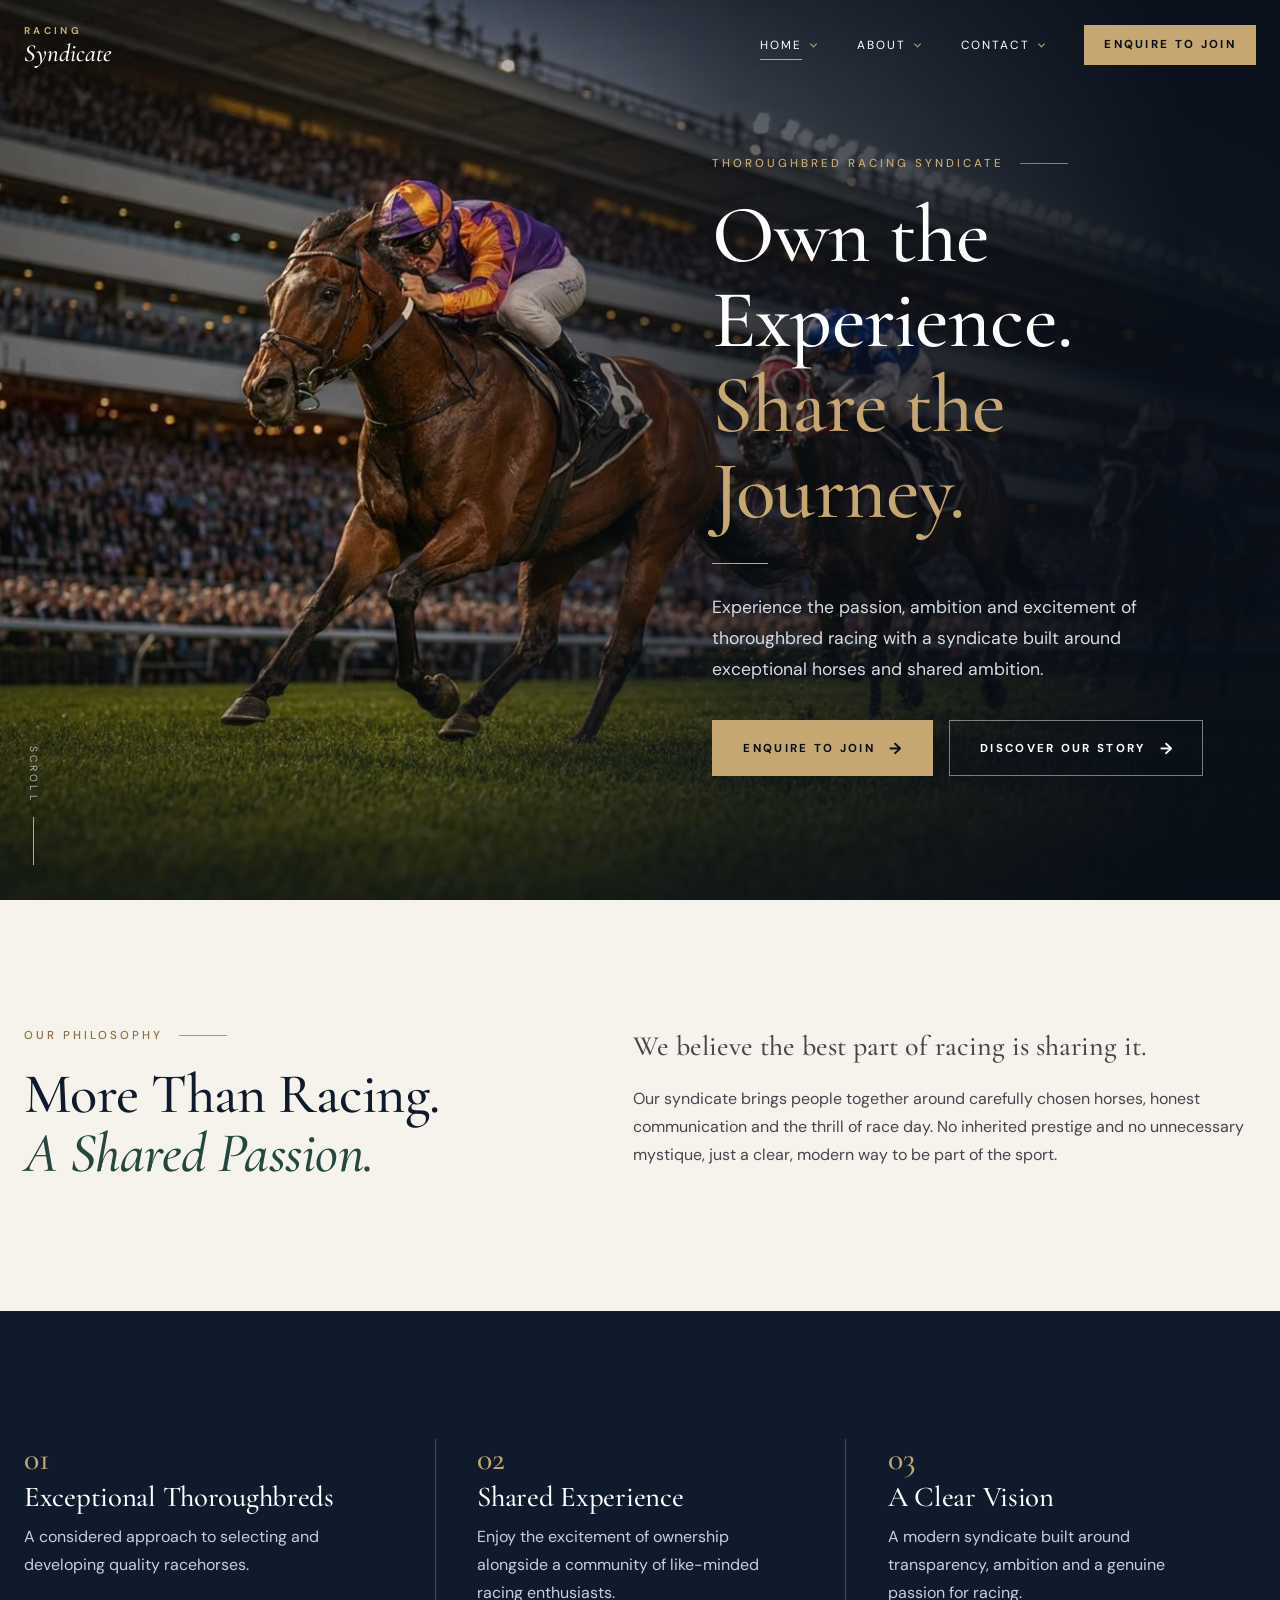
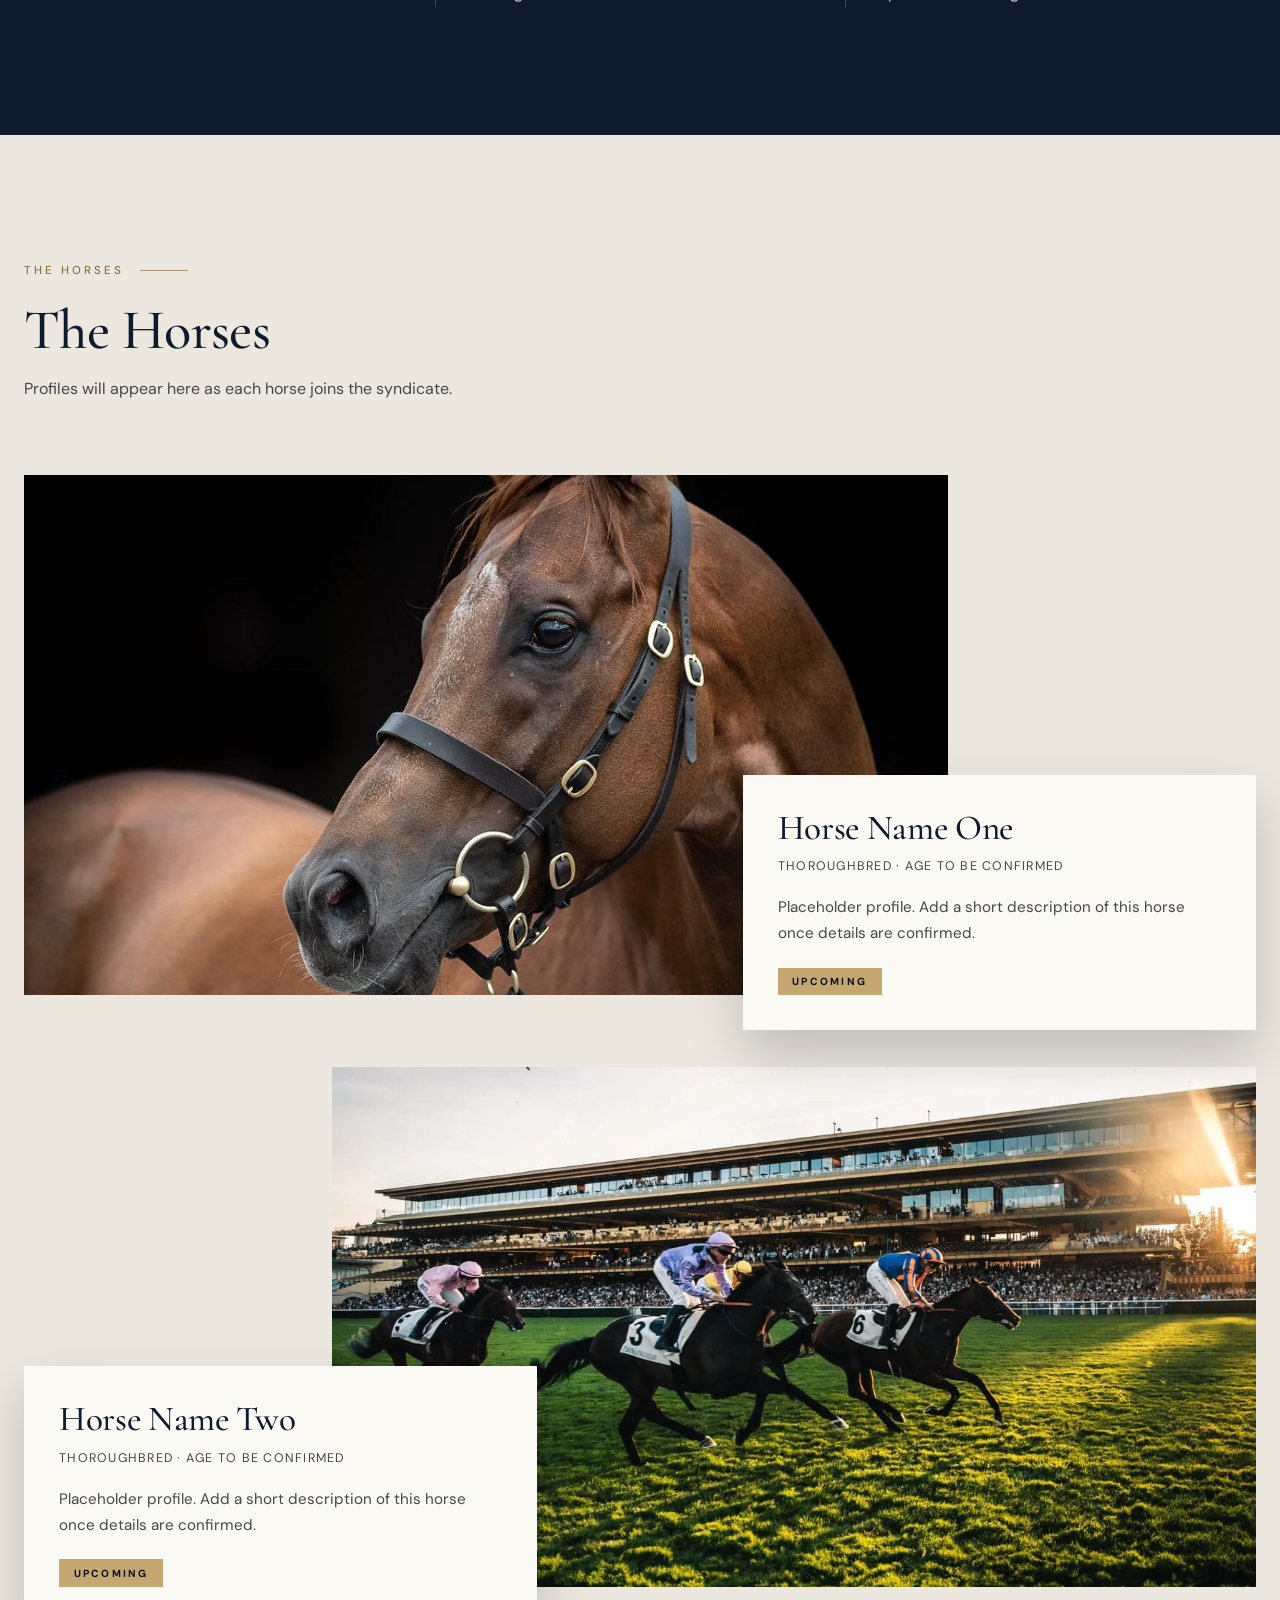
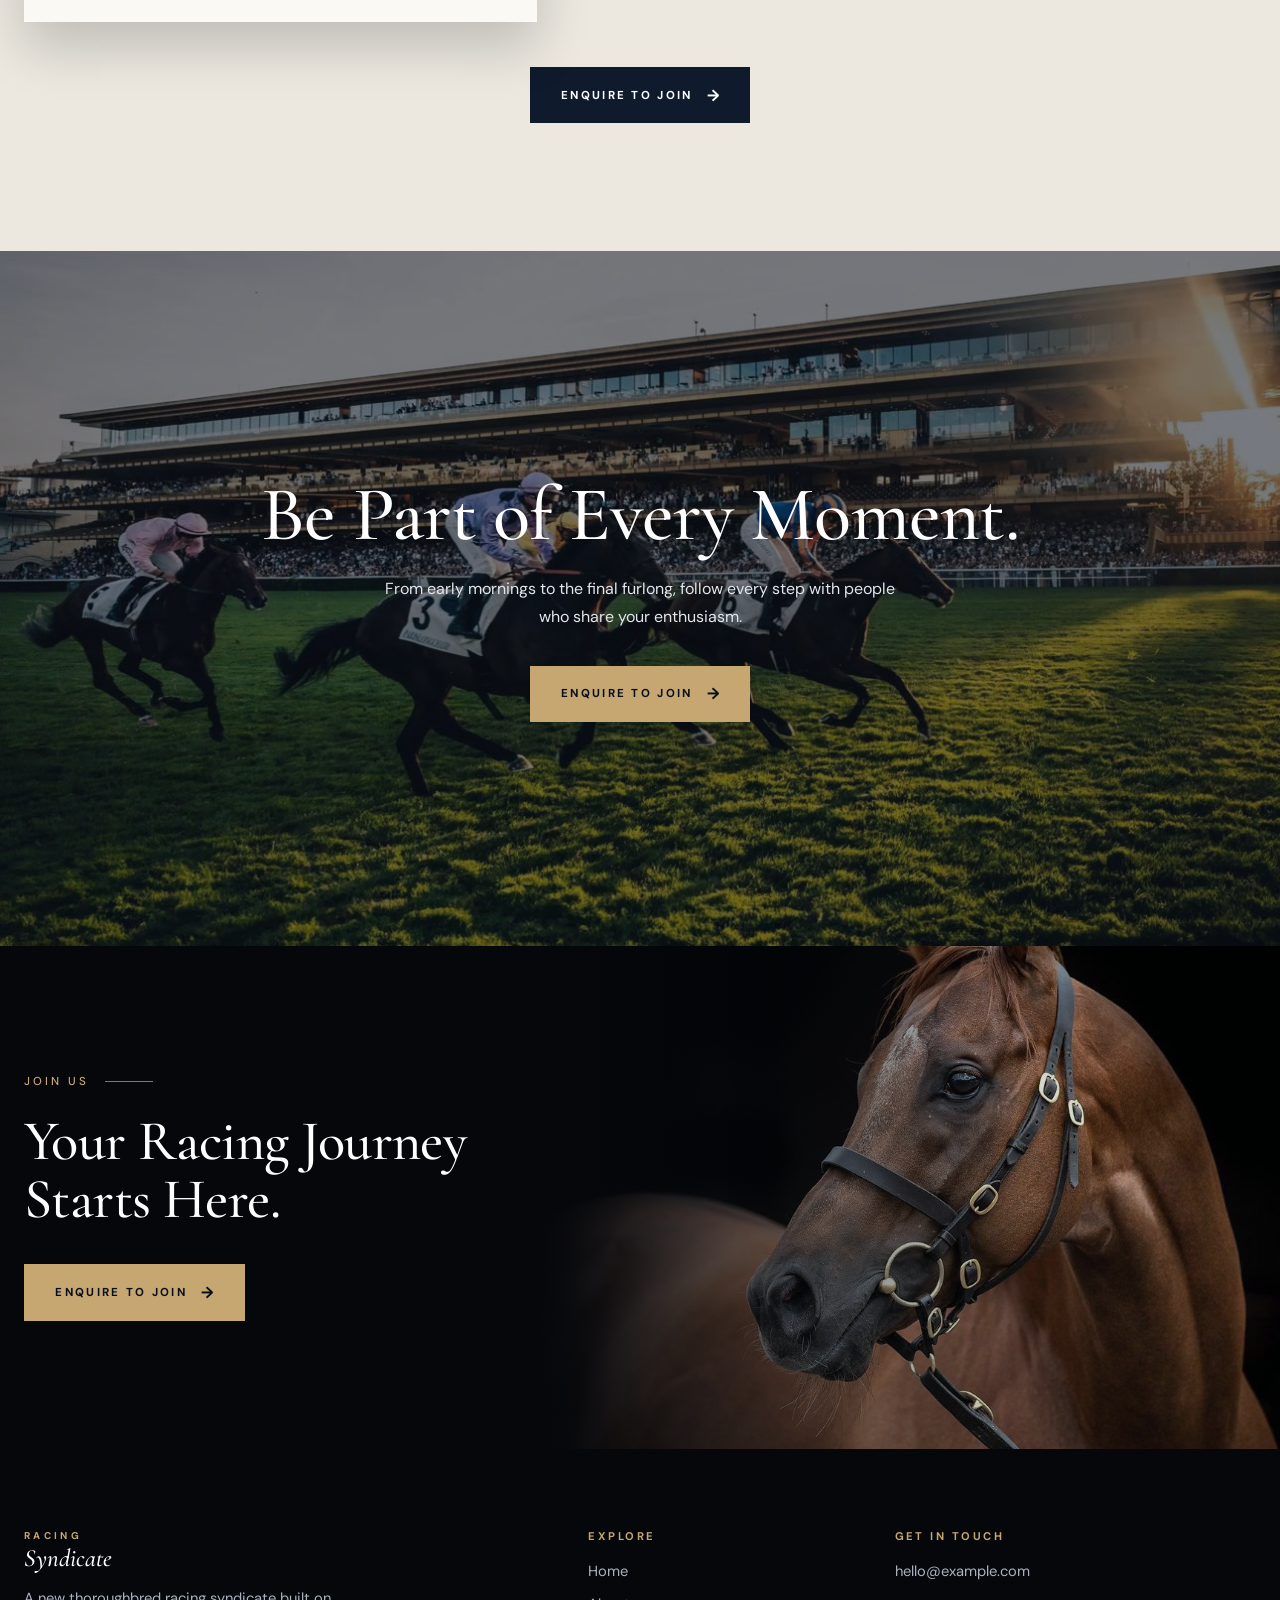
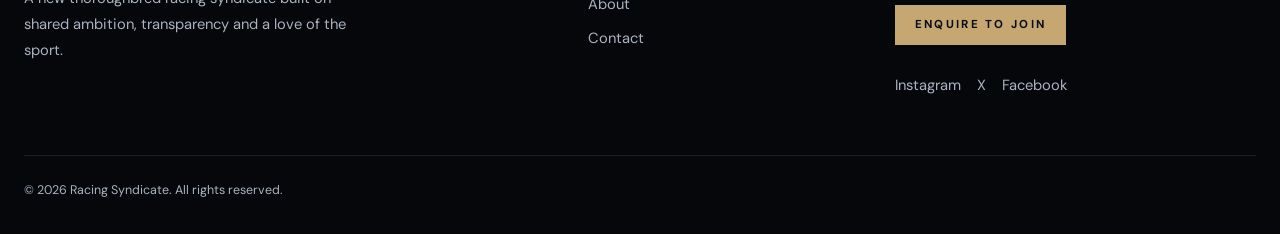
<file: index.html>
<!DOCTYPE html><html lang="en-GB"><head><meta charset="utf-8"><meta name="viewport" content="width=device-width, initial-scale=1, viewport-fit=cover"><title>Premium Thoroughbred Racing Syndicate</title>
<meta name="description" content="Share in the passion and excitement of thoroughbred racing with a modern syndicate.">
<link rel="preconnect" href="https://fonts.googleapis.com"><link rel="preconnect" href="https://fonts.gstatic.com" crossorigin>
<link href="https://fonts.googleapis.com/css2?family=Cormorant+Garamond:ital,wght@0,400;0,500;0,600;1,400&family=DM+Sans:wght@400;500;700&display=swap" rel="stylesheet">
<link rel="icon" href="assets/icons/favicon.svg" type="image/svg+xml"><link rel="stylesheet" href="css/style.css"><link rel="stylesheet" href="css/images.css"></head><body><a class="skip" href="#main">Skip to content</a><header class="site-header" id="header"><div class="wrap bar"><a class="logo" href="#home" aria-label="Racing Syndicate, home"><span>Racing</span>Syndicate</a>
<button class="burger" id="burger" aria-expanded="false" aria-controls="nav" aria-label="Menu"><i></i><i></i></button><nav id="nav" aria-label="Main"><div class="dd"><a href="#home">Home</a><div class="sub"><a href="#home">Cinematic</a><a href="#home-2">Editorial</a><a href="#home-3">Full-Bleed</a></div></div><div class="dd"><a href="#about">About</a><div class="sub"><a href="#about">Story</a><a href="#about-2">Timeline</a><a href="#about-3">Magazine</a></div></div><div class="dd"><a href="#contact">Contact</a><div class="sub"><a href="#contact">Classic</a><a href="#contact-2">Split Screen</a><a href="#contact-3">Minimal</a></div></div><a class="btn sm" href="#contact">Enquire to Join</a></nav></div></header><main id="main"><div class="view" id="v-home"><section class="hero"><div class="bg p1"></div><div class="wrap"><div class="hc"><p class="eb">Thoroughbred Racing Syndicate</p>
<h1>Own the Experience.<br><em>Share the Journey.</em></h1><div class="rule"></div><p class="l">Experience the passion, ambition and excitement of thoroughbred racing with a syndicate built around exceptional horses and shared ambition.</p>
<div class="act"><a class="btn" href="#contact">Enquire to Join</a><a class="btn gh" href="#about">Discover Our Story</a></div></div></div><span class="cue">Scroll</span></section>
<section class="s lt"><div class="wrap g2"><div class="reveal"><p class="eb">Our Philosophy</p><h2>More Than Racing.<br><em>A Shared Passion.</em></h2></div><div class="reveal"><p class="lead">We believe the best part of racing is sharing it.</p><p>Our syndicate brings people together around carefully chosen horses, honest communication and the thrill of race day. No inherited prestige and no unnecessary mystique, just a clear, modern way to be part of the sport.</p></div></div></section>
<section class="s dk"><div class="wrap"><ol class="cols reveal" style="margin-top:0"><li><b>01</b><h3>Exceptional Thoroughbreds</h3><p>A considered approach to selecting and developing quality racehorses.</p></li><li><b>02</b><h3>Shared Experience</h3><p>Enjoy the excitement of ownership alongside a community of like-minded racing enthusiasts.</p></li><li><b>03</b><h3>A Clear Vision</h3><p>A modern syndicate built around transparency, ambition and a genuine passion for racing.</p></li></ol></div></section>
<section class="s st"><div class="wrap"><div class="reveal"><p class="eb">The Horses</p><h2>The Horses</h2><p class="sh">Profiles will appear here as each horse joins the syndicate.</p></div>
<article class="hz reveal"><figure class="ph" role="img" aria-label="Close-up portrait of a chestnut thoroughbred"><i class="p3" style="background-position:50% 40%"></i></figure><div class="cd"><h3>Horse Name One</h3><p class="mt">Thoroughbred · Age to be confirmed</p><p>Placeholder profile. Add a short description of this horse once details are confirmed.</p><span class="bd">Upcoming</span></div></article><article class="hz rv reveal"><figure class="ph" role="img" aria-label="Thoroughbreds racing in evening sunlight"><i class="p2" style="background-position:20% 60%"></i></figure><div class="cd"><h3>Horse Name Two</h3><p class="mt">Thoroughbred · Age to be confirmed</p><p>Placeholder profile. Add a short description of this horse once details are confirmed.</p><span class="bd">Upcoming</span></div></article>
<p class="cen reveal"><a class="btn" href="#contact" style="background:var(--navy);border-color:var(--navy);color:#fff">Enquire to Join</a></p></div></section>
<section class="stm"><div class="bg p2"></div><div class="wrap reveal"><h2>Be Part of Every Moment.</h2><p>From early mornings to the final furlong, follow every step with people who share your enthusiasm.</p><a class="btn" href="#contact">Enquire to Join</a></div></section>
<section class="cta"><div class="bg p3"></div><div class="wrap reveal"><p class="eb">Join Us</p><h2>Your Racing Journey Starts Here.</h2><a class="btn" href="#contact">Enquire to Join</a></div></section></div><div class="view" id="v-about"><section class="hero ab"><div class="bg p3"></div><div class="wrap"><div class="hc"><p class="eb">Our Story</p><h1>A Different Perspective on <em>Racehorse Ownership.</em></h1><div class="rule"></div>
<p class="l">We’re a new syndicate built on passion, ambition and transparency, sharing the excitement of thoroughbred racing.</p></div></div></section>
<section class="s lt"><div class="wrap g2"><div class="reveal"><p class="eb">Our Story</p><h2>Honest from<br><em>the very start.</em></h2></div><div class="reveal"><p class="lead">We are a new syndicate, and we are happy to say so.</p><p>Our beginning is simple: a shared love of thoroughbred racing and a belief that ownership should be more open, more communicative and more enjoyable. We are building something with care, honesty and ambition.</p><p>[Replace with the syndicate’s own story once confirmed.]</p></div></div></section>
<section class="s dk"><div class="wrap g2"><div class="reveal"><p class="eb">Our Mission</p><h2>Built Around the Horse.<br><em>Driven by the Experience.</em></h2></div><div class="reveal"><ul class="ol"><li>Thoughtful horse selection</li><li>Responsible ownership</li><li>Transparent communication</li><li>Memorable racing experiences</li><li>A passionate ownership community</li></ul></div></div></section>
<section class="s ik"><div class="wrap"><p class="eb reveal">Our Approach</p><h2 class="reveal" style="margin-bottom:3rem">Three steps, one shared journey.</h2></div><div style="padding-bottom:1rem"><div class="wrap"><ol class="cols reveal" style="margin-top:0"><li><b>01</b><h3>Selection</h3><p>Identifying promising thoroughbreds with a considered approach.</p></li><li><b>02</b><h3>Development</h3><p>Following each horse’s preparation and progress.</p></li><li><b>03</b><h3>Experience</h3><p>Sharing the excitement and journey with syndicate members.</p></li></ol></div></div></section>
<section class="s st"><div class="wrap"><div class="reveal"><p class="eb">Upcoming Horses</p><h2>Meet the horses.</h2></div><article class="hz reveal"><figure class="ph" role="img" aria-label="Thoroughbred galloping clear in front of a packed grandstand"><i class="p1" style="background-position:20% 50%"></i></figure><div class="cd"><h3>Horse Name Three</h3><p class="mt">Thoroughbred · Age to be confirmed</p><p>Placeholder profile. Add a short description of this horse once details are confirmed.</p><span class="bd">Upcoming</span></div></article><article class="hz rv reveal"><figure class="ph" role="img" aria-label="Portrait of a thoroughbred in a bridle"><i class="p3" style="background-position:60% 30%"></i></figure><div class="cd"><h3>Horse Name Four</h3><p class="mt">Thoroughbred · Age to be confirmed</p><p>Placeholder profile. Add a short description of this horse once details are confirmed.</p><span class="bd">Upcoming</span></div></article></div></section>
<section class="cta"><div class="bg p3"></div><div class="wrap reveal"><p class="eb">Join Us</p><h2>Interested in Joining Us?</h2><a class="btn" href="#contact">Enquire to Join</a></div></section></div><div class="view" id="v-contact"><section class="ct"><div class="bg p1"></div><div class="wrap g2"><div class="reveal"><p class="eb">Contact</p><h1>Let’s Start a <em>Conversation.</em></h1>
<p class="lead2">Interested in becoming part of our racing journey? We’d love to hear from you.</p></div>
<div id="enquiry" class="fp reveal"><form id="form" novalidate><div class="hp" aria-hidden="true"><label>Leave blank<input type="text" name="_honey" tabindex="-1" autocomplete="off"></label></div>
<div class="field"><label for="name">Full Name <span>*</span></label><input id="name" name="name" autocomplete="name" required aria-describedby="name-err"><p class="err" id="name-err" role="alert"></p></div>
<div class="field"><label for="email">Email Address <span>*</span></label><input id="email" name="email" type="email" autocomplete="email" required aria-describedby="email-err"><p class="err" id="email-err" role="alert"></p></div>
<div class="field"><label for="phone">Phone Number <span>*</span></label><input id="phone" name="phone" type="tel" autocomplete="tel" required aria-describedby="phone-err"><p class="err" id="phone-err" role="alert"></p></div>
<button class="btn" type="submit" id="submit">Submit Enquiry</button><p class="status" id="status" role="status" aria-live="polite"></p><p class="privacy">Your details are used only to respond to your enquiry and are never shared or sold.</p></form></div></div></section></div><div class="view" id="v-home-2"><section class="s lt eh"><div class="wrap g2" style="align-items:center"><div class="reveal"><p class="eb">Thoroughbred Racing Syndicate</p><h1>Own the Experience. <em>Share the Journey.</em></h1><div class="rule"></div><p>Experience the passion, ambition and excitement of thoroughbred racing with a syndicate built around exceptional horses and shared ambition.</p><div class="act"><a class="btn" href="#contact">Enquire to Join</a><a class="btn gh" href="#about">Discover Our Story</a></div></div><div class="fr reveal"><figure class="ph tall" role="img" aria-label="Portrait of a chestnut thoroughbred"><i class="p3" style="background-position:60% 40%"></i></figure></div></div></section>
<section class="s ik"><div class="wrap strip reveal"><figure class="ph " role="img" aria-label="Thoroughbred galloping clear of the field"><i class="p1" style="background-position:20% 50%"></i></figure><figure class="ph " role="img" aria-label="Racehorses in evening sunlight"><i class="p2" style="background-position:50% 50%"></i></figure><figure class="ph " role="img" aria-label="Thoroughbred in a bridle"><i class="p3" style="background-position:70% 30%"></i></figure></div></section>
<section class="s dk"><div class="wrap g2"><div class="reveal"><p class="eb">Why Us</p><h2>A considered way to <em>own.</em></h2></div><div class="reveal"><div class="nr"><b>01</b><div><h3>Exceptional Thoroughbreds</h3><p>A considered approach to selecting and developing quality racehorses.</p></div></div><div class="nr"><b>02</b><div><h3>Shared Experience</h3><p>Enjoy the excitement of ownership alongside a community of like-minded racing enthusiasts.</p></div></div><div class="nr"><b>03</b><div><h3>A Clear Vision</h3><p>A modern syndicate built around transparency, ambition and a genuine passion for racing.</p></div></div></div></div></section>
<section class="s st"><div class="wrap"><p class="eb reveal">The Horses</p><h2 class="reveal">The Horses</h2><article class="hz reveal"><figure class="ph " role="img" aria-label="Thoroughbred galloping"><i class="p1" style="background-position:20% 50%"></i></figure><div class="cd"><h3>Horse Name One</h3><p class="mt">Thoroughbred · Age to be confirmed</p><p>Placeholder profile. Add a short description once details are confirmed.</p><span class="bd">Upcoming</span></div></article></div></section>
<section class="s gr"><div class="wrap cen2 reveal"><h2>Your Racing Journey Starts Here.</h2><a class="btn" href="#contact">Enquire to Join</a></div></section></div><div class="view" id="v-home-3"><section class="hero cn"><div class="bg p2"></div><div class="wrap"><div class="hc"><p class="eb">Thoroughbred Racing Syndicate</p><h1>Own the Experience. <em>Share the Journey.</em></h1><p class="l" style="margin:1.6rem auto 0">Experience the passion, ambition and excitement of thoroughbred racing with a syndicate built around exceptional horses and shared ambition.</p><div class="act"><a class="btn" href="#contact">Enquire to Join</a><a class="btn gh" href="#about">Discover Our Story</a></div></div></div></section>
<section class="pn r"><div class="bg p1" style="background-position:20% 50%"></div><div class="wrap"><div class="reveal"><b>01</b><h2>Exceptional Thoroughbreds</h2><p>A considered approach to selecting and developing quality racehorses.</p></div></div></section><section class="pn"><div class="bg p2" style="background-position:40% 60%"></div><div class="wrap"><div class="reveal"><b>02</b><h2>Shared Experience</h2><p>Enjoy the excitement of ownership alongside a community of like-minded racing enthusiasts.</p></div></div></section><section class="pn"><div class="bg p3" style="background-position:75% 40%"></div><div class="wrap"><div class="reveal"><b>03</b><h2>A Clear Vision</h2><p>A modern syndicate built around transparency, ambition and a genuine passion for racing.</p></div></div></section>
<section class="s ik"><div class="wrap cen2 reveal"><h2>Be Part of Every Moment.</h2><p style="margin:1rem auto 2rem;max-width:30rem">Follow every step with people who share your enthusiasm.</p><a class="btn" href="#contact">Enquire to Join</a></div></section></div><div class="view" id="v-about-2"><section class="hero lf"><div class="bg p2"></div><div class="wrap"><div class="hc"><p class="eb">Our Journey</p><h1>From First Idea to <em>Race Day.</em></h1></div></div></section>
<section class="s lt"><div class="wrap g2"><div class="stick reveal"><p class="eb">How We Work</p><h2>A different perspective on <em>racehorse ownership.</em></h2><p style="margin-top:1.2rem">We are a new syndicate built on passion, ambition and transparency.</p></div><div class="tl"><div class="reveal"><b>01</b><h3>Selection</h3><p>Identifying promising thoroughbreds with a considered approach.</p></div><div class="reveal"><b>02</b><h3>Development</h3><p>Following each horse’s preparation and progress.</p></div><div class="reveal"><b>03</b><h3>Experience</h3><p>Sharing the excitement and journey with syndicate members.</p></div></div></div></section>
<section class="s dk"><div class="wrap g2"><div class="reveal"><p class="eb">Our Mission</p><h2>Built Around the Horse. <em>Driven by the Experience.</em></h2></div><div class="reveal"><ul class="ol"><li>Thoughtful horse selection</li><li>Responsible ownership</li><li>Transparent communication</li><li>Memorable racing experiences</li><li>A passionate ownership community</li></ul></div></div></section>
<section class="cta"><div class="bg p3"></div><div class="wrap reveal"><p class="eb">Join Us</p><h2>Interested in Joining Us?</h2><a class="btn" href="#contact">Enquire to Join</a></div></section></div><div class="view" id="v-about-3"><section class="s ik pull"><div class="wrap reveal"><p class="eb" style="justify-content:center">Our Story</p><blockquote>We are a new syndicate, and we are <em>happy to say so.</em></blockquote></div></section>
<section class="s st"><div class="wrap mos"><div class="m1 reveal"><figure class="ph fill" role="img" aria-label="Thoroughbred in full stride"><i class="p1" style="background-position:25% 50%"></i></figure></div><div class="m2 reveal"><figure class="ph fill" role="img" aria-label="Portrait of a thoroughbred"><i class="p3" style="background-position:60% 30%"></i></figure></div><div class="m3 reveal"><figure class="ph fill" role="img" aria-label="Racehorses at sunset"><i class="p2" style="background-position:50% 50%"></i></figure></div>
<div class="m4 reveal"><p class="eb">Our Mission</p><h2>Built Around the Horse.</h2><p style="margin:1rem 0 1.4rem">A shared love of thoroughbred racing and a belief that ownership should be more open and more enjoyable.</p><ul class="ol lt-ol"><li>Thoughtful horse selection</li><li>Responsible ownership</li><li>Transparent communication</li><li>Memorable racing experiences</li><li>A passionate ownership community</li></ul></div></div></section>
<section class="s ik"><div class="wrap"><p class="eb reveal">Our Approach</p></div><div><div class="wrap"><ol class="cols reveal" style="margin-top:0"><li><b>01</b><h3>Selection</h3><p>Identifying promising thoroughbreds with a considered approach.</p></li><li><b>02</b><h3>Development</h3><p>Following each horse’s preparation and progress.</p></li><li><b>03</b><h3>Experience</h3><p>Sharing the excitement and journey with syndicate members.</p></li></ol></div></div></section>
<section class="cta"><div class="bg p3"></div><div class="wrap reveal"><p class="eb">Join Us</p><h2>Interested in Joining Us?</h2><a class="btn" href="#contact">Enquire to Join</a></div></section></div><div class="view" id="v-contact-2"><section class="sp"><div class="spl"><div class="bg p3"></div><div class="reveal" style="position:relative"><p class="eb">Contact</p><h1>Let’s Start a <em>Conversation.</em></h1></div></div><div class="spr"><div class="reveal"><p class="lead" style="font-size:1.3rem">Interested in becoming part of our racing journey? We’d love to hear from you.</p><div class="fp" style="padding:0;margin-top:1.5rem"><form novalidate><div class="hp" aria-hidden="true"><label>Leave blank<input type="text" name="_honey" tabindex="-1" autocomplete="off"></label></div><div class="field"><label for="name-c2">Full Name <span>*</span></label><input id="name-c2" name="name" autocomplete="name" required aria-describedby="name-err-c2"><p class="err" id="name-err-c2" role="alert"></p></div><div class="field"><label for="email-c2">Email Address <span>*</span></label><input id="email-c2" name="email" type="email" autocomplete="email" required aria-describedby="email-err-c2"><p class="err" id="email-err-c2" role="alert"></p></div><div class="field"><label for="phone-c2">Phone Number <span>*</span></label><input id="phone-c2" name="phone" type="tel" autocomplete="tel" required aria-describedby="phone-err-c2"><p class="err" id="phone-err-c2" role="alert"></p></div><button class="btn" type="submit">Submit Enquiry</button><p class="status" role="status" aria-live="polite"></p><p class="privacy">Your details are used only to respond to your enquiry and are never shared or sold.</p></form></div></div></div></section></div><div class="view" id="v-contact-3"><section class="ct cm"><div class="bg p2"></div><div class="wrap"><div class="reveal" style="text-align:center;max-width:36rem;margin:0 auto 2.5rem"><p class="eb" style="justify-content:center">Contact</p><h1>Let’s Start a <em>Conversation.</em></h1><p class="lead2" style="margin:1.4rem auto 0">Interested in becoming part of our racing journey? We’d love to hear from you.</p></div><div class="fp reveal" style="max-width:36rem;margin:auto"><form novalidate><div class="hp" aria-hidden="true"><label>Leave blank<input type="text" name="_honey" tabindex="-1" autocomplete="off"></label></div><div class="field"><label for="name-c3">Full Name <span>*</span></label><input id="name-c3" name="name" autocomplete="name" required aria-describedby="name-err-c3"><p class="err" id="name-err-c3" role="alert"></p></div><div class="field"><label for="email-c3">Email Address <span>*</span></label><input id="email-c3" name="email" type="email" autocomplete="email" required aria-describedby="email-err-c3"><p class="err" id="email-err-c3" role="alert"></p></div><div class="field"><label for="phone-c3">Phone Number <span>*</span></label><input id="phone-c3" name="phone" type="tel" autocomplete="tel" required aria-describedby="phone-err-c3"><p class="err" id="phone-err-c3" role="alert"></p></div><button class="btn" type="submit">Submit Enquiry</button><p class="status" role="status" aria-live="polite"></p><p class="privacy">Your details are used only to respond to your enquiry and are never shared or sold.</p></form></div></div></section></div></main><footer class="footer"><div class="wrap fg"><div><a class="logo" href="#home"><span>Racing</span>Syndicate</a><p>A new thoroughbred racing syndicate built on shared ambition, transparency and a love of the sport.</p></div>
<div><h3>Explore</h3><a href="#home">Home</a><a href="#about">About</a><a href="#contact">Contact</a></div><div><h3>Get in touch</h3><a href="mailto:hello@example.com">hello@example.com</a><a class="btn sm" href="#contact">Enquire to Join</a><p class="soc"><a href="#" aria-label="Instagram">Instagram</a><a href="#" aria-label="X">X</a><a href="#" aria-label="Facebook">Facebook</a></p></div></div>
<div class="wrap legal">© <span id="year">2026</span> Racing Syndicate. All rights reserved.</div></footer><script src="js/main.js"></script></body></html>
</file>
<file: css/style.css>
:root{--ink:#080E18;--navy:#0F1B2C;--ivory:#F6F3EC;--green:#24483D;--gold:#C6A772;--serif:"Cormorant Garamond",Georgia,serif;--sans:"DM Sans",system-ui,sans-serif;color-scheme:light}
*{box-sizing:border-box;margin:0}html{scroll-behavior:smooth}
body{font:400 1rem/1.75 var(--sans);color:#2a2a2a;background:var(--ink);overflow-x:hidden;-webkit-font-smoothing:antialiased}
a{color:inherit}.wrap{width:min(1240px,100% - 3rem);margin-inline:auto}
.skip{position:absolute;left:-999px}.skip:focus{left:8px;top:8px;background:#fff;padding:8px;z-index:99}
h1,h2,h3{font-family:var(--serif);font-weight:500;line-height:1.04;letter-spacing:-.01em}
h1{font-size:clamp(2.9rem,6.4vw,5.6rem);color:#fff}h2{font-size:clamp(2.2rem,4.4vw,3.8rem)}h3{font-size:1.9rem}
em{font-style:normal;color:var(--gold)}.lt em,.st em{font-style:italic;color:var(--green)}
.s{padding:clamp(5rem,10vw,8.5rem) 0}.lt{background:var(--ivory)}.st{background:#ECE8DF}.lt h2,.lt h3,.st h2{color:var(--navy)}
.dk{background:var(--navy);color:#C9CFD8}.ik{background:var(--ink);color:#C9CFD8}.dk h2,.dk h3,.ik h2,.ik h3{color:#fff}
.eb{display:flex;align-items:center;gap:1rem;font:500 .72rem var(--sans);letter-spacing:.26em;text-transform:uppercase;color:var(--gold);margin-bottom:1.4rem}
.eb::after{content:"";width:48px;height:1px;background:currentColor;opacity:.7}.lt .eb,.st .eb{color:#8a6f43}
.btn{display:inline-flex;align-items:center;gap:.9rem;background:var(--gold);color:var(--ink);padding:1.05rem 1.9rem;min-height:50px;font:700 .72rem var(--sans);letter-spacing:.2em;text-transform:uppercase;text-decoration:none;border:1px solid var(--gold);cursor:pointer;transition:.3s}
.btn::after{content:"→";font-size:1rem;letter-spacing:0;transition:transform .3s}.btn:hover::after{transform:translateX(5px)}.btn:hover{background:transparent;color:var(--gold)}
.btn.gh{background:transparent;color:#fff;border-color:rgba(255,255,255,.45)}.btn.gh:hover{border-color:var(--gold);color:var(--gold)}
.btn.sm{padding:.7rem 1.2rem;min-height:0}.btn.sm::after{display:none}
.site-header{position:fixed;inset:0 0 auto;z-index:20;color:#fff;padding:calc(1.5rem + env(safe-area-inset-top,0px)) 0 1.5rem;transition:background .4s,padding .4s,transform .45s cubic-bezier(.2,.6,.2,1)}.site-header.hide{transform:translateY(-100%)}
.site-header.scrolled{background:var(--ink);padding:calc(.8rem + env(safe-area-inset-top,0px)) 0 .8rem;box-shadow:0 1px 0 rgba(198,167,114,.25)}
.bar{display:flex;align-items:center;justify-content:space-between}
.logo{text-decoration:none;font:italic 500 1.55rem var(--serif);line-height:1}.logo span{display:block;font:700 .62rem var(--sans);letter-spacing:.34em;text-transform:uppercase;color:var(--gold);font-style:normal;margin-bottom:.25rem}
nav{display:flex;align-items:center;gap:2.4rem}nav>a:not(.btn){font-size:.74rem;letter-spacing:.18em;text-transform:uppercase;text-decoration:none;position:relative;padding:.3rem 0}
nav>a:not(.btn)::after{content:"";position:absolute;left:0;bottom:0;height:1px;width:100%;background:var(--gold);transform:scaleX(0);transform-origin:left;transition:transform .3s}
nav>a:hover::after,nav>a[aria-current]::after{transform:scaleX(1)}.burger{display:none}
.ph{position:relative;overflow:hidden;background:var(--navy)}.bg,.ph i{position:absolute;inset:0;background-size:cover;background-position:center}
.ph i{transform:scale(1.07);transition:transform 1.8s cubic-bezier(.2,.6,.2,1)}.in .ph i{transform:none}
.hero{position:relative;min-height:100svh;display:flex;align-items:center;padding:8rem 0 6rem;color:#fff;overflow:hidden;background:var(--ink)}
.hero .bg{background-position:22% 40%}
.hero::before{content:"";position:absolute;inset:0;z-index:1;background:linear-gradient(270deg,rgba(8,14,24,.94) 8%,rgba(8,14,24,.55) 42%,rgba(8,14,24,0) 68%),linear-gradient(0deg,rgba(8,14,24,.75),transparent 35%)}
.hero .wrap{position:relative;z-index:2}.hc{margin-left:auto;max-width:34rem}.hc .l{font-size:1.1rem;color:#d7dbe2;max-width:30rem}
.rule{width:56px;height:1px;background:var(--gold);margin:1.8rem 0}.act{display:flex;flex-wrap:wrap;gap:1rem;margin-top:2.2rem}
.cue{position:absolute;z-index:2;left:max(1.5rem,(100% - 1240px)/2);bottom:2.2rem;font-size:.65rem;letter-spacing:.3em;text-transform:uppercase;color:#aab3c0;writing-mode:vertical-rl;display:flex;align-items:center;gap:.8rem}.cue::after{content:"";width:1px;height:48px;background:var(--gold)}
.ab{background:#05070b}.ab .bg{left:38%;background-position:center}.ab .hc{margin-left:0}.ab::before{background:linear-gradient(90deg,#05070b 40%,rgba(5,7,11,.0) 75%)}
.g2{display:grid;grid-template-columns:5fr 6fr;gap:clamp(2rem,7vw,7rem);align-items:start}.g2 p+p{margin-top:1.1rem}
.lead{font:500 1.75rem/1.35 var(--serif);color:var(--navy);margin-bottom:1.2rem}.lt p,.st p{color:#44464b}
.cols{display:grid;grid-template-columns:repeat(3,1fr);margin-top:3.5rem;padding:0}.cols li{list-style:none;padding:0 2.6rem;border-left:1px solid rgba(198,167,114,.35)}.cols li:first-child{padding-left:0;border:0}
.cols b{font:500 2rem var(--serif);color:var(--gold)}.cols h3{margin:.3rem 0 .7rem;font-size:1.8rem}.lt .cols h3{color:var(--navy)}
.ol{list-style:none;padding:0}.ol li{padding:1.1rem 0;border-bottom:1px solid rgba(198,167,114,.3);font:500 1.55rem/1.2 var(--serif);color:#fff;display:flex;gap:1rem;align-items:baseline}.ol li::before{content:"";width:8px;height:1px;background:var(--gold);flex:none;transform:translateY(-6px);width:24px}
.hz{position:relative;margin:4.5rem 0 4rem;display:grid;grid-template-columns:repeat(12,1fr)}.hz .ph{grid-column:1/10;grid-row:1;aspect-ratio:16/9}
.cd{grid-column:8/13;grid-row:1;align-self:end;background:#FBF9F4;padding:2.2rem;margin-bottom:-2.2rem;z-index:2;box-shadow:0 24px 50px rgba(8,14,24,.2)}.hz.rv .ph{grid-column:4/13}.hz.rv .cd{grid-column:1/6}
.cd h3{color:var(--navy);font-size:2.2rem}.mt{font-size:.78rem;letter-spacing:.1em;text-transform:uppercase;color:#6a6a6a;margin:.6rem 0 1rem}.cd p:not(.mt){font-size:.95rem}
.bd{display:inline-block;background:var(--gold);color:var(--ink);font:700 .64rem var(--sans);letter-spacing:.22em;text-transform:uppercase;padding:.45rem .9rem;margin-top:1.3rem}
.cen{text-align:center;margin-top:5rem}.sh{max-width:34rem;margin-top:1rem}
.stm{position:relative;text-align:center;padding:clamp(8rem,18vw,14rem) 0;color:#fff;overflow:hidden;background:var(--ink)}.stm .bg{background-position:center 55%}
.stm::before,.cta::before{content:"";position:absolute;inset:0;z-index:1;background:rgba(8,14,24,.55)}.stm .wrap{position:relative;z-index:2}.stm h2{color:#fff;font-size:clamp(2.6rem,6vw,5rem)}.stm p{max-width:32rem;margin:1.2rem auto 2.2rem;color:#e3e6ea}
.cta{position:relative;overflow:hidden;padding:clamp(5rem,10vw,8rem) 0;color:#fff;background:#05070b}.cta .bg{left:42%}.cta::before{background:linear-gradient(90deg,#05070b 42%,rgba(5,7,11,.15) 80%)}
.cta .wrap{position:relative;z-index:2}.cta h2{color:#fff;max-width:30rem;margin-bottom:2.2rem}
.ct{position:relative;padding:9rem 0 6rem;background:var(--ink);overflow:hidden}.ct .bg{opacity:.22;background-position:30% 40%}.ct .wrap{position:relative;z-index:2}.ct .lead2{font-size:1.15rem;color:#d7dbe2;max-width:28rem;margin-top:1.6rem}
.fp{background:var(--ivory);padding:clamp(1.8rem,4vw,3rem)}
.field{margin-bottom:1.5rem}label{display:block;font-size:.72rem;letter-spacing:.16em;text-transform:uppercase;margin-bottom:.3rem;color:var(--navy)}label span{color:#8a6f43}
input{width:100%;font:inherit;padding:.8rem 0;background:transparent;border:0;border-bottom:1px solid var(--navy);border-radius:0;color:#222}input:focus{outline:0;border-bottom:2px solid var(--green)}input[aria-invalid=true]{border-color:#9b2c2c}
.err{color:#9b2c2c;font-size:.85rem;min-height:1.2rem}.hp{position:absolute;left:-9999px}.fp .btn{background:var(--navy);border-color:var(--navy);color:#fff}.fp .btn:hover{background:transparent;color:var(--navy)}.btn[disabled]{opacity:.6;cursor:wait}
.status{margin-top:1.2rem;font-weight:500}.status.ok{color:var(--green);font:500 1.6rem/1.2 var(--serif)}.status.bad{color:#9b2c2c}.privacy{font-size:.8rem;margin-top:1.2rem;color:#5a5a5a}
.footer{background:#05070b;color:#aab3c0;padding:5rem 0 2rem;font-size:.92rem}.footer .logo{color:#fff}.fg{display:grid;grid-template-columns:2fr 1fr 1.4fr;gap:3rem}
.footer h3{font:700 .7rem var(--sans);letter-spacing:.22em;text-transform:uppercase;color:var(--gold);margin-bottom:1rem}.fg a{display:block;text-decoration:none;margin-bottom:.5rem}.fg a:hover{color:#fff}.fg p{margin-top:1rem;max-width:22rem}.fg .btn{display:inline-flex;margin:.8rem 0}.soc a{display:inline;margin-right:1rem}
.legal{margin-top:3.5rem;padding-top:1.5rem;border-top:1px solid rgba(255,255,255,.1);font-size:.78rem}
.view{display:none}.view.active{display:block}
.reveal{opacity:0;transform:translateY(26px);transition:opacity .9s ease,transform .9s ease}.reveal.in{opacity:1;transform:none}
:focus-visible{outline:2px solid var(--gold);outline-offset:3px}
@media(prefers-reduced-motion:reduce){html{scroll-behavior:auto}*{transition:none!important}.reveal{opacity:1;transform:none}.ph i{transform:none}}
@media(max-width:900px){.g2,.fg{grid-template-columns:1fr}.cols{grid-template-columns:1fr;gap:2.2rem}.cols li,.cols li:first-child{padding:1.6rem 0 0;border:0;border-top:1px solid rgba(198,167,114,.35)}
.hz,.hz.rv{display:block}.hz .ph,.hz.rv .ph{aspect-ratio:4/3}.cd,.hz.rv .cd{margin:-2rem 1rem 0;position:relative;padding:1.7rem}
.burger{display:block;background:none;border:0;width:44px;height:44px;cursor:pointer;position:relative;z-index:30}.burger i{position:absolute;left:10px;right:10px;height:2px;background:#fff;transition:transform .3s}.burger i:first-child{top:17px}.burger i:last-child{top:25px}
.burger[aria-expanded=true] i:first-child{transform:translateY(4px) rotate(45deg)}.burger[aria-expanded=true] i:last-child{transform:translateY(-4px) rotate(-45deg)}
nav{position:fixed;inset:0 0 0 auto;width:min(82vw,330px);background:var(--ink);flex-direction:column;align-items:flex-start;justify-content:center;padding:2rem;gap:1.6rem;transform:translateX(100%);transition:transform .4s,visibility .4s;visibility:hidden}nav.open{transform:none;visibility:visible}nav>a:not(.btn){font-size:.95rem}
.hero{align-items:flex-end;padding-bottom:3.5rem}.hc{margin-left:0}.hero .bg{background-position:14% 30%}.hero::before{background:linear-gradient(0deg,rgba(8,14,24,.95) 20%,rgba(8,14,24,.25) 70%)}.cue{display:none}
.ab .bg{left:0;opacity:.5}.ab::before{background:linear-gradient(0deg,#05070b 25%,transparent 80%)}.cta .bg{left:0;opacity:.45}.cta::before{background:linear-gradient(0deg,#05070b 30%,rgba(5,7,11,.2))}}
@media(max-width:480px){.wrap{width:calc(100% - 2.4rem)}.hc .btn,.stm .btn,.cta .btn,#submit{width:100%;justify-content:center}.lead{font-size:1.4rem}.cd h3{font-size:1.9rem}}
.dd{position:relative;display:flex}.dd::after{content:"";position:absolute;left:0;right:0;top:100%;height:14px}.dd>a{font-size:.74rem;letter-spacing:.18em;text-transform:uppercase;text-decoration:none;position:relative;padding:.3rem 1rem .3rem 0}
.dd>a::after{content:"";position:absolute;left:0;right:1rem;bottom:0;height:1px;background:var(--gold);transform:scaleX(0);transform-origin:left;transition:transform .3s}.dd:hover>a::after,.dd>a[aria-current]::after{transform:scaleX(1)}
.dd>a::before{content:"";position:absolute;right:2px;top:50%;width:4px;height:4px;border:solid var(--gold);border-width:0 1px 1px 0;transform:translateY(-70%) rotate(45deg)}
.sub{position:absolute;top:calc(100% + 12px);left:-1rem;min-width:210px;background:var(--ink);padding:.6rem 0;border-top:2px solid var(--gold);opacity:0;visibility:hidden;transform:translateY(8px);transition:.3s}.dd:hover .sub,.dd:focus-within .sub{opacity:1;visibility:visible;transform:none}
.sub a{display:block;padding:.65rem 1.3rem;font-size:.72rem;letter-spacing:.16em;text-transform:uppercase;text-decoration:none;color:#c9cfd8}.sub a:hover,.sub a[aria-current]{color:var(--gold)}
.site-header.solid{background:var(--ink)}.lt h1{color:var(--navy)}.lt .btn.gh{color:var(--navy);border-color:var(--navy)}.lt .btn.gh:hover{color:#8a6f43;border-color:#8a6f43}
.eh{padding-top:9rem}.fr{position:relative}.fr::before{content:"";position:absolute;inset:1.5rem -1.5rem -1.5rem 1.5rem;border:1px solid var(--gold)}.fr .ph{aspect-ratio:4/5}
.strip{display:grid;grid-template-columns:2fr 1fr 1fr;gap:1rem}.strip .ph{aspect-ratio:3/4}.strip .ph:first-child{aspect-ratio:auto}
.nr{display:grid;grid-template-columns:4rem 1fr;gap:1rem;padding:1.6rem 0;border-top:1px solid rgba(198,167,114,.3)}.nr b{font:500 1.8rem var(--serif);color:var(--gold)}.nr h3{font-size:1.8rem;margin-bottom:.3rem}
.gr{background:var(--green);color:#dbe5e0}.gr h2{color:#fff;margin-bottom:2rem}.cen2{text-align:center}.cen2 h2{color:#fff}
.cn .hc{margin:auto;text-align:center;max-width:46rem}.cn .eb,.cn .act{justify-content:center}.cn .rule{margin-inline:auto}.cn::before{background:rgba(8,14,24,.55)}
.pn{position:relative;min-height:80svh;display:flex;align-items:center;color:#fff;overflow:hidden;background:var(--ink)}.pn::before{content:"";position:absolute;inset:0;z-index:1;background:linear-gradient(90deg,rgba(8,14,24,.85),rgba(8,14,24,.1) 70%)}.pn.r::before{background:linear-gradient(270deg,rgba(8,14,24,.85),rgba(8,14,24,.1) 70%)}
.pn .wrap{position:relative;z-index:2}.pn .wrap>div{max-width:28rem}.pn.r .wrap>div{margin-left:auto}.pn b{font:500 1.2rem var(--serif);color:var(--gold);letter-spacing:.2em}.pn h2{color:#fff;margin:.6rem 0 1rem}
.lf::before{background:linear-gradient(90deg,rgba(8,14,24,.9) 15%,rgba(8,14,24,.15) 75%),linear-gradient(0deg,rgba(8,14,24,.6),transparent 40%)}.lf .hc{margin-left:0}
.stick{position:sticky;top:7rem}.tl{position:relative;padding-left:3rem}.tl::before{content:"";position:absolute;left:.4rem;top:.6rem;bottom:0;width:1px;background:var(--gold)}.tl>div{position:relative;padding-bottom:4rem}
.tl>div::before{content:"";position:absolute;left:-2.9rem;top:.55rem;width:9px;height:9px;border-radius:50%;background:var(--gold)}.tl b{font:500 .8rem var(--sans);letter-spacing:.24em;color:#8a6f43}.tl h3{margin:.3rem 0 .5rem}
.pull{padding-top:10rem;text-align:center}blockquote{font:italic 500 clamp(2.2rem,5.5vw,4.6rem)/1.1 var(--serif);color:#fff;max-width:56rem;margin:auto}
.mos{display:grid;grid-template-columns:repeat(12,1fr);gap:1rem}.m1{grid-column:1/8;min-height:420px;position:relative}.m2{grid-column:8/13;min-height:420px;position:relative}.m3{grid-column:1/6;min-height:360px;position:relative}.m4{grid-column:6/13;padding:2rem 0 0 2rem}
.fill{position:absolute;inset:0}.lt-ol li{color:var(--navy);border-color:#cfc8b8}
.sp{display:grid;grid-template-columns:1fr 1fr;min-height:100svh;background:var(--ivory)}.spl{position:relative;display:flex;align-items:flex-end;padding:3rem;min-height:50vh;background:var(--ink);overflow:hidden}.spl::before{content:"";position:absolute;inset:0;z-index:1;background:linear-gradient(0deg,rgba(8,14,24,.85),transparent 60%)}.spl>div{z-index:2}
.spr{display:flex;align-items:center;padding:8rem clamp(1.5rem,5vw,5rem) 4rem}.spr>div{width:100%;max-width:30rem}.cm .bg{opacity:.3}
@media(max-width:900px){.dd{flex-direction:column;align-items:flex-start}.dd::after,.dd>a::before{display:none}.dd>a{font-size:.95rem;padding-right:0}.sub{position:static;opacity:1;visibility:visible;transform:none;background:none;padding:.3rem 0 0 .9rem;border:0;min-width:0}.sub a{padding:.3rem 0;font-size:.78rem;color:#8d97a6}nav{overflow-y:auto;justify-content:flex-start;padding-top:6rem;gap:1.1rem}
.strip{grid-template-columns:1fr}.strip .ph:first-child{aspect-ratio:4/3}.fr::before{inset:1rem -.6rem -1rem 1rem}.pn::before,.pn.r::before{background:linear-gradient(0deg,rgba(8,14,24,.9) 20%,rgba(8,14,24,.2))}.pn{align-items:flex-end;padding-bottom:3rem}.pn.r .wrap>div{margin-left:0}
.lf::before{background:linear-gradient(0deg,rgba(8,14,24,.92) 20%,rgba(8,14,24,.2))}.stick{position:static}.mos{display:block}.mos>div{margin-bottom:1rem}.m4{padding:1rem 0 0}.sp{display:block}.spr{padding:3rem 1.5rem}}
</file>
<file: css/images.css>
.p1{background-image:url(../assets/images/race-evening-grandstand.jpg)}.p2{background-image:url(../assets/images/race-sunset-parade-ring.jpg)}.p3{background-image:url(../assets/images/horse-portrait.jpg)}
</file>
